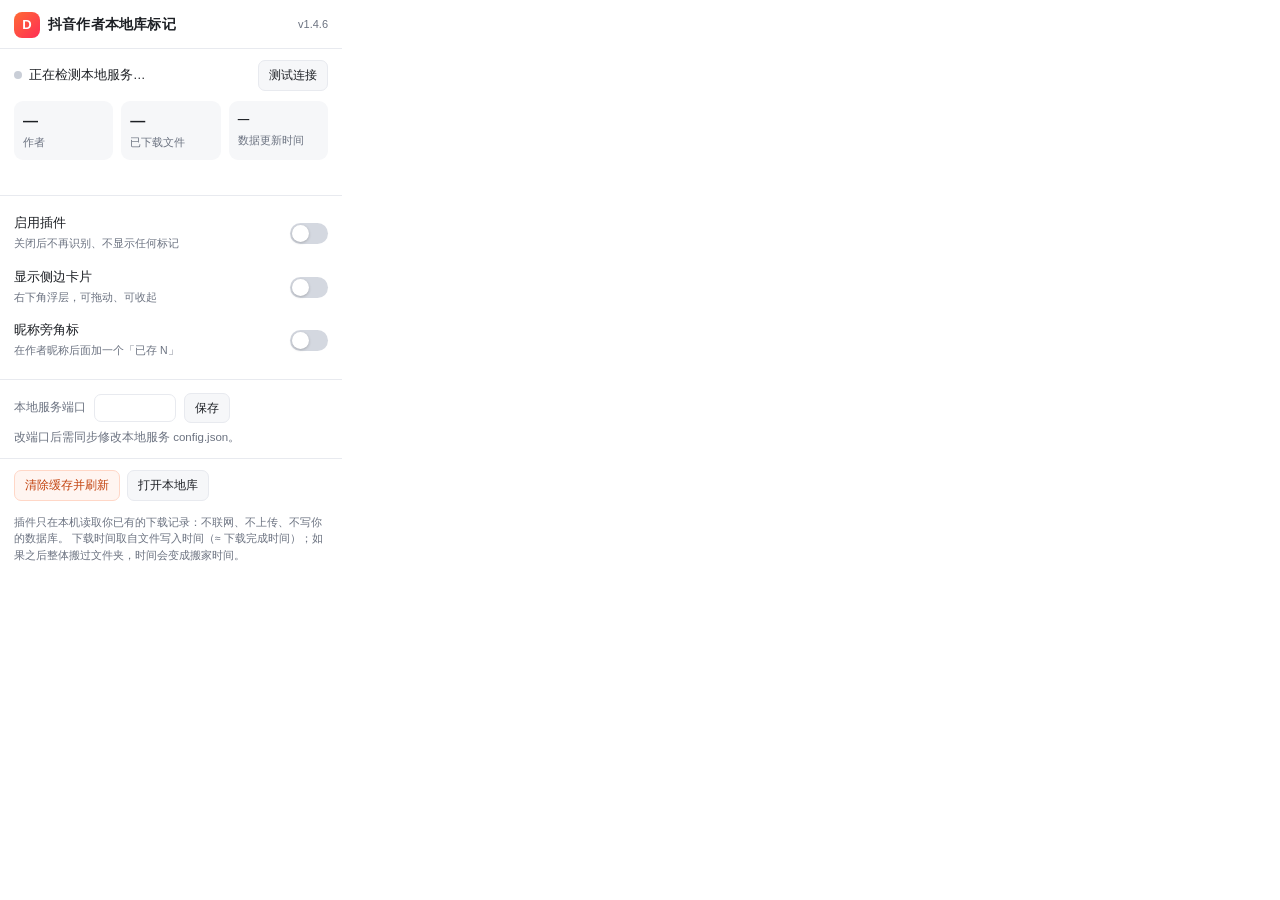
<file: douyin-author-marker/extension/popup.html>
<!DOCTYPE html>
<html lang="zh-CN">
<head>
<meta charset="utf-8">
<title>抖音作者本地库标记</title>
<style>
  :root {
    --bg: #ffffff;
    --fg: #1c1f24;
    --muted: #6b7280;
    --line: #e8eaef;
    --soft: #f6f7f9;
    --accent: #ff6b35;
    --ok: #16a34a;
    --warn: #d97706;
    --err: #dc2626;
  }
  * { box-sizing: border-box; margin: 0; padding: 0; }
  body {
    width: 342px; background: var(--bg); color: var(--fg);
    font: 13px/1.55 -apple-system, BlinkMacSystemFont, "Segoe UI", "Microsoft YaHei", sans-serif;
  }
  .hd { display: flex; align-items: center; gap: 8px; padding: 12px 14px 10px; border-bottom: 1px solid var(--line); }
  .logo { width: 26px; height: 26px; border-radius: 8px; background: linear-gradient(135deg, #ff6b35, #ff2d55);
          display: flex; align-items: center; justify-content: center; color: #fff; font-weight: 700; font-size: 13px; }
  .hd h1 { font-size: 13.5px; font-weight: 650; letter-spacing: .2px; }
  .hd .ver { margin-left: auto; color: var(--muted); font-size: 11px; }
  .sec { padding: 11px 14px; border-bottom: 1px solid var(--line); }
  .row { display: flex; align-items: center; gap: 8px; }
  .status { display: flex; align-items: center; gap: 7px; font-size: 12.5px; }
  .dot { width: 8px; height: 8px; border-radius: 50%; background: #c9ced7; }
  .dot.ok { background: var(--ok); box-shadow: 0 0 0 3px rgba(22,163,74,.13); }
  .dot.err { background: var(--err); box-shadow: 0 0 0 3px rgba(220,38,38,.12); }
  .dot.wait { background: var(--warn); }
  .grow { flex: 1; }
  .muted { color: var(--muted); font-size: 11.5px; }
  button {
    font: inherit; font-size: 12px; color: var(--fg); background: var(--soft);
    border: 1px solid var(--line); border-radius: 7px; padding: 5px 10px; cursor: pointer;
    transition: background .15s, border-color .15s;
  }
  button:hover { background: #eef0f4; }
  button.primary { background: #fff5f1; border-color: #ffd7c7; color: #c2410c; }
  button.primary:hover { background: #ffece4; }
  .stats { display: grid; grid-template-columns: repeat(3, 1fr); gap: 8px; margin-top: 10px; }
  .stat { background: var(--soft); border-radius: 9px; padding: 8px 9px; }
  .stat b { display: block; font-size: 15px; font-weight: 650; letter-spacing: .3px; }
  .stat span { color: var(--muted); font-size: 10.5px; }
  .toggle { display: flex; align-items: center; gap: 10px; padding: 7px 0; }
  .toggle .t { flex: 1; }
  .toggle .t b { display: block; font-size: 12.5px; font-weight: 550; }
  .toggle .t span { color: var(--muted); font-size: 10.5px; }
  .sw { position: relative; width: 38px; height: 21px; border-radius: 11px; background: #d4d8e0; cursor: pointer;
        transition: background .18s; flex: none; }
  .sw::after { content: ""; position: absolute; top: 2px; left: 2px; width: 17px; height: 17px; border-radius: 50%;
               background: #fff; box-shadow: 0 1px 3px rgba(0,0,0,.22); transition: transform .18s; }
  .sw.on { background: var(--accent); }
  .sw.on::after { transform: translateX(17px); }
  .field { display: flex; align-items: center; gap: 8px; margin-top: 2px; }
  .field label { color: var(--muted); font-size: 11.5px; }
  input[type=number] {
    width: 82px; font: inherit; font-size: 12px; padding: 4px 8px; border: 1px solid var(--line);
    border-radius: 7px; color: var(--fg); background: #fff;
  }
  input[type=number]:focus { outline: none; border-color: var(--accent); }
  .foot { display: flex; gap: 7px; padding: 11px 14px 13px; flex-wrap: wrap; }
  .note { padding: 0 14px 12px; color: var(--muted); font-size: 10.5px; line-height: 1.6; }
  .msg { margin-top: 8px; font-size: 11.5px; color: var(--muted); min-height: 16px; }
  .msg.ok { color: var(--ok); } .msg.err { color: var(--err); }
  .hint { background: #fff8f4; border: 1px solid #ffe0d2; color: #9a3412; border-radius: 8px;
          padding: 8px 10px; font-size: 11px; line-height: 1.6; margin-top: 9px; display: none; }
  .hint.show { display: block; }
</style>
</head>
<body>
  <div class="hd">
    <div class="logo">D</div>
    <h1>抖音作者本地库标记</h1>
    <span class="ver">v1.4.6</span>
  </div>

  <div class="sec">
    <div class="row">
      <div class="status"><span class="dot" id="dot"></span><span id="statusText">正在检测本地服务…</span></div>
      <span class="grow"></span>
      <button id="btnTest">测试连接</button>
    </div>
    <div class="stats">
      <div class="stat"><b id="sAuthors">—</b><span>作者</span></div>
      <div class="stat"><b id="sFiles">—</b><span>已下载文件</span></div>
      <div class="stat"><b id="sFresh" style="font-size:11.5px;line-height:1.9">—</b><span>数据更新时间</span></div>
    </div>
    <div class="hint" id="hint">
      本地服务没启动。双击运行<br>
      <b>D:\ai_Project\douyin-local-library\douyin-author-marker\local-service\start-service.bat</b><br>
      看到「服务已就绪」后点上面「测试连接」。
    </div>
    <div class="msg" id="msg"></div>
  </div>

  <div class="sec">
    <div class="toggle">
      <div class="t"><b>启用插件</b><span>关闭后不再识别、不显示任何标记</span></div>
      <div class="sw" id="swEnabled"></div>
    </div>
    <div class="toggle">
      <div class="t"><b>显示侧边卡片</b><span>右下角浮层，可拖动、可收起</span></div>
      <div class="sw" id="swPanel"></div>
    </div>
    <div class="toggle">
      <div class="t"><b>昵称旁角标</b><span>在作者昵称后面加一个「已存 N」</span></div>
      <div class="sw" id="swPill"></div>
    </div>
  </div>

  <div class="sec">
    <div class="field">
      <label for="port">本地服务端口</label>
      <input type="number" id="port" min="1024" max="65535" step="1">
      <button id="btnPort">保存</button>
    </div>
    <div class="muted" style="margin-top:6px">改端口后需同步修改本地服务 config.json。</div>
  </div>

  <div class="foot">
    <button class="primary" id="btnRefresh">清除缓存并刷新</button>
    <button id="btnLib">打开本地库</button>
  </div>

  <div class="note">
    插件只在本机读取你已有的下载记录：不联网、不上传、不写你的数据库。
    下载时间取自文件写入时间（≈ 下载完成时间）；如果之后整体搬过文件夹，时间会变成搬家时间。
  </div>

  <script src="popup.js"></script>
</body>
</html>
</file>
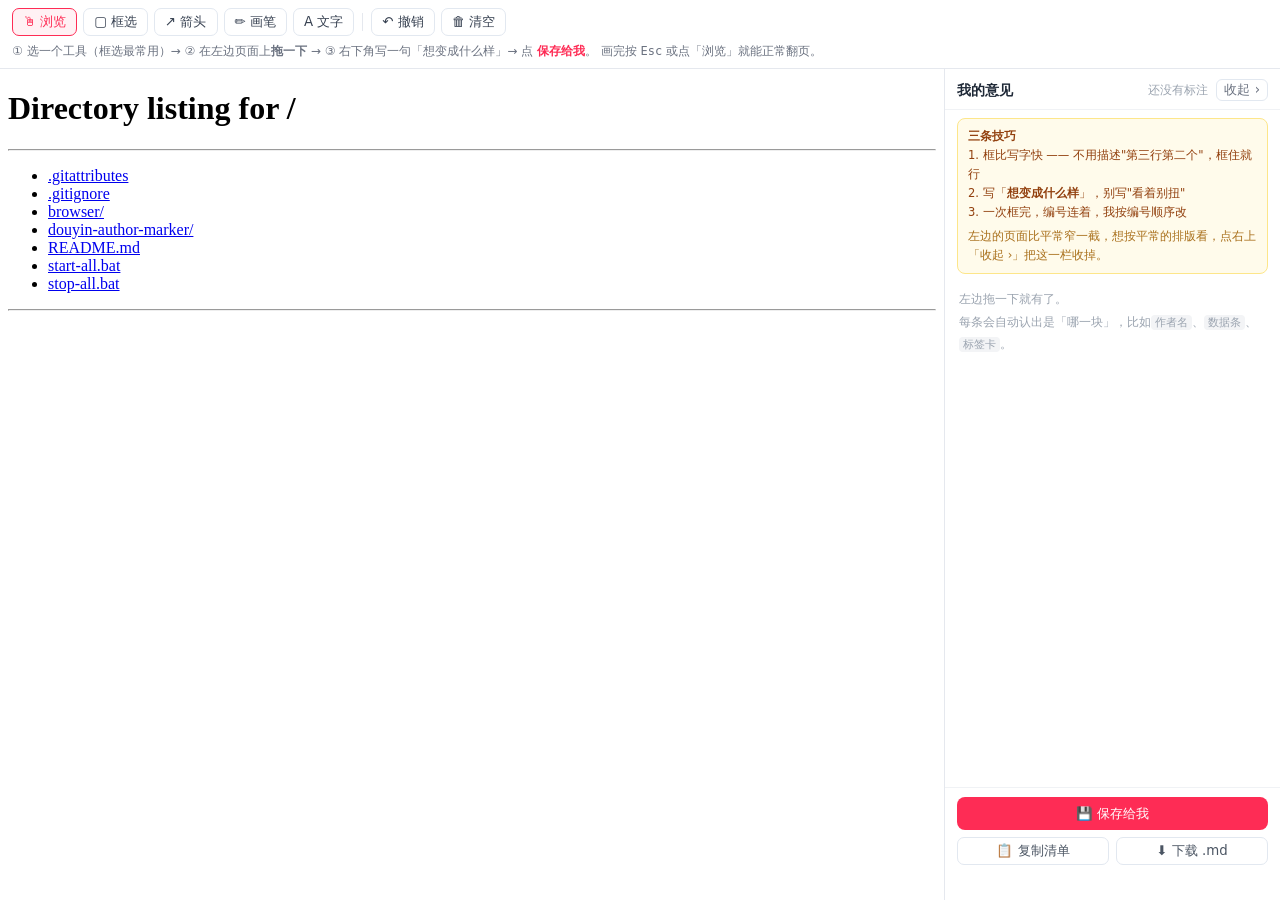
<file: browser/src/web/annotate.html>
<!DOCTYPE html>
<html lang="zh-CN">
<head>
<meta charset="utf-8">
<meta name="viewport" content="width=device-width, initial-scale=1">
<title>标注台 · 圈一下就知道要改哪儿</title>
<!--
  标注台（2026-10-31）：给「说不清哪里不对」准备的。
  左边内嵌真实页面（能点能滚），右边写意见；圈/箭头/画笔/文字都行，
  每条自动编号并记下「命中哪块区域 + CSS 选择器」，最后存成 data/annotations/界面意见_*.md。

  为什么是新页面而不是给主应用加开关：canvas / 徽标层都插在 iframe 文档里，
  主应用的 app.js / style.css 一行不用改；出问题删掉本目录两个文件 + 回滚
  server.py 的 STATIC_FILES 一行即可。
-->
<style>
    * { box-sizing: border-box; }
    html, body { height: 100%; margin: 0; }
    body {
        font: 13px/1.5 system-ui, -apple-system, "Microsoft YaHei", sans-serif;
        color: #1f2937; background: #f4f5f7; overflow: hidden;
    }
    .annot-wrap { height: 100vh; display: flex; flex-direction: column; }

    /* —— 顶部工具条 —— */
    .annot-head {
        flex: 0 0 auto; display: flex; flex-direction: column; gap: 6px;
        padding: 8px 12px; background: #fff; border-bottom: 1px solid #e5e8ee;
    }
    .annot-tools { display: flex; align-items: center; gap: 6px; flex-wrap: wrap; }
    .tb {
        height: 28px; padding: 0 10px; border-radius: 7px; cursor: pointer;
        border: 1px solid #e2e8f0; background: #fff; color: #374151;
        font: 500 12.5px/1 inherit; font-family: inherit; display: inline-flex;
        align-items: center; gap: 4px; white-space: nowrap;
    }
    .tb:hover { border-color: #cbd5e1; background: #f8fafc; }
    .tb.on { border-color: #fe2c55; color: #fe2c55; background: #fff1f4; }
    .tb:disabled { opacity: .45; cursor: not-allowed; }
    .tb .k { font-size: 10.5px; color: #9aa3af; }
    .tb.on .k { color: #fe2c55; }
    .sep { width: 1px; height: 18px; background: #e5e8ee; margin: 0 2px; }
    .annot-hint { font-size: 12px; color: #6b7280; }
    .annot-hint b { color: #fe2c55; font-weight: 600; }

    /* —— 主体：左 iframe + 右意见栏 —— */
    .annot-main { flex: 1 1 auto; display: flex; min-height: 0; }
    .annot-stage { position: relative; flex: 1 1 auto; min-width: 0; background: #e9ebef; }
    #annotFrame { width: 100%; height: 100%; border: 0; display: block; background: #fff; }

    .mask {
        position: absolute; inset: 0; display: flex; flex-direction: column; gap: 10px;
        align-items: center; justify-content: center; background: rgba(255,255,255,.94);
        font-size: 13px; color: #4b5563; text-align: center; padding: 20px; z-index: 5;
    }
    .mask .mask-title { font-size: 14px; font-weight: 600; color: #111827; }
    .mask .mask-row { display: flex; gap: 8px; }
    .hidden { display: none !important; }

    .annot-panel {
        flex: 0 0 336px; display: flex; flex-direction: column; min-height: 0;
        background: #fff; border-left: 1px solid #e5e8ee;
    }
    .panel-head {
        flex: 0 0 auto; display: flex; align-items: center; gap: 8px;
        padding: 10px 12px 8px; border-bottom: 1px solid #f0f2f5;
    }
    .panel-head b { font-size: 13.5px; font-weight: 600; }
    .panel-head span { margin-left: auto; font-size: 12px; color: #9aa3af; white-space: nowrap; }
    .panel-head .fold {
        flex: 0 0 auto; height: 22px; padding: 0 7px; border-radius: 6px; cursor: pointer;
        border: 1px solid #e2e8f0; background: #fff; color: #6b7280; font: 11.5px/1 inherit; font-family: inherit;
    }
    .panel-head .fold:hover { border-color: #cbd5e1; color: #374151; }

    /* 收起右栏：页面上排版跟平常一致（左边能占满整窗），改完再点展开 */
    .annot-panel.collapsed { display: none; }
    #panelShow {
        position: fixed; right: 0; top: 96px; z-index: 20; display: none;
        height: 84px; width: 26px; border: 1px solid #e2e8f0; border-right: 0;
        border-radius: 8px 0 0 8px; background: #fff; color: #6b7280; cursor: pointer;
        writing-mode: vertical-rl; font: 11.5px/1 inherit; font-family: inherit; letter-spacing: 1px;
        box-shadow: -2px 0 8px rgba(15,23,42,.06);
    }
    #panelShow:hover { color: #fe2c55; border-color: #fecdd6; }
    #panelShow.on { display: block; }
    .tips {
        flex: 0 0 auto; margin: 8px 12px 0; padding: 8px 10px; border-radius: 8px;
        background: #fffbeb; border: 1px solid #fde68a; color: #92400e; font-size: 11.5px; line-height: 1.65;
    }
    .tips b { font-weight: 600; }
    .tips .tip-dim { display: block; margin-top: 5px; color: #a16207; opacity: .9; }
    .stale-tip {
        flex: 0 0 auto; margin: 8px 12px 0; padding: 6px 10px; border-radius: 8px;
        background: #eef2ff; border: 1px solid #c7d2fe; color: #3730a3; font-size: 11.5px;
    }
    .list { flex: 1 1 auto; min-height: 0; overflow-y: auto; padding: 8px 12px 4px; }
    .empty { color: #9aa3af; font-size: 12px; line-height: 1.9; padding: 6px 2px; }
    .empty code { background: #f3f4f6; border-radius: 4px; padding: 1px 4px; font-size: 11px; }

    .item {
        border: 1px solid #e8ebf0; border-radius: 9px; padding: 8px 9px; margin-bottom: 8px;
        background: #fff;
    }
    .item:hover { border-color: #d8dee7; }
    .item-head { display: flex; align-items: center; gap: 6px; cursor: pointer; }
    .item-head .badge {
        flex: 0 0 auto; min-width: 18px; height: 18px; padding: 0 3px; border-radius: 9px;
        background: #fe2c55; color: #fff; font-size: 11px; font-weight: 700; line-height: 18px; text-align: center;
    }
    .item-head .rg { font-size: 12.5px; font-weight: 600; color: #111827; }
    .item-head .sel {
        flex: 1 1 auto; min-width: 0; font-size: 10.5px; color: #9aa3af;
        overflow: hidden; text-overflow: ellipsis; white-space: nowrap;
    }
    .item-head .del {
        flex: 0 0 auto; border: 0; background: none; cursor: pointer; color: #b0b8c4;
        font-size: 15px; line-height: 1; padding: 2px 3px; border-radius: 5px;
    }
    .item-head .del:hover { color: #e11d48; background: #fef2f2; }
    .item textarea {
        width: 100%; margin-top: 6px; min-height: 46px; resize: vertical;
        border: 1px solid #e8ebf0; border-radius: 7px; padding: 6px 7px;
        font: 12.5px/1.55 inherit; font-family: inherit; color: #1f2937; background: #fbfcfd;
    }
    .item textarea:focus { outline: none; border-color: #fe2c55; background: #fff; }

    .panel-foot { flex: 0 0 auto; padding: 9px 12px 12px; border-top: 1px solid #f0f2f5; }
    .btn-primary {
        width: 100%; height: 33px; border: 0; border-radius: 8px; cursor: pointer;
        background: #fe2c55; color: #fff; font: 600 13px/1 inherit; font-family: inherit;
    }
    .btn-primary:hover { background: #e0254b; }
    .btn-primary:disabled { background: #f0b6c3; cursor: not-allowed; }
    .foot-row { display: flex; gap: 7px; margin-top: 7px; }
    .foot-row button {
        flex: 1 1 0; height: 28px; border: 1px solid #e2e8f0; border-radius: 7px;
        background: #fff; color: #4b5563; cursor: pointer; font: 12px/1 inherit; font-family: inherit;
    }
    .foot-row button:hover { border-color: #cbd5e1; background: #f8fafc; }
    .status { margin-top: 7px; font-size: 11.5px; color: #6b7280; min-height: 16px; word-break: break-all; }
    .status.ok { color: #047857; }
    .status.err { color: #b91c1c; }
</style>
</head>
<body>
<div class="annot-wrap">
    <header class="annot-head">
        <div class="annot-tools">
            <button class="tb on" data-tool="none" title="浏览：正常点页面，不画东西">🖱 浏览</button>
            <button class="tb" data-tool="rect" title="框选：按住拖一个方框（最常用）">▢ 框选</button>
            <button class="tb" data-tool="arrow" title="箭头：从起点拖到终点，表示「挪过去」">↗ 箭头</button>
            <button class="tb" data-tool="pen" title="画笔：自由画，圈住不规则的地方">✏ 画笔</button>
            <button class="tb" data-tool="text" title="文字：在页面上点一下，直接打字说明">A 文字</button>
            <span class="sep"></span>
            <button class="tb" id="undoBtn" title="撤销最后一条（Ctrl+Z）">↶ 撤销</button>
            <button class="tb" id="clearBtn" title="清空所有标注">🗑 清空</button>
        </div>
        <div class="annot-hint" id="annotHint">
            ① 选一个工具（框选最常用）→ ② 在左边页面上<strong>拖一下</strong> → ③ 右下角写一句「想变成什么样」→ 点 <b>保存给我</b>。
            画完按 <code>Esc</code> 或点「浏览」就能正常翻页。
        </div>
    </header>

    <main class="annot-main">
        <div class="annot-stage">
            <iframe id="annotFrame" src="/" title="被标注的页面"></iframe>
            <div id="frameMask" class="mask hidden">
                <div class="mask-title">内嵌页面没起来</div>
                <div id="maskMsg">先确认服务在跑（双击目录里的 start-browser.bat），再点重试。</div>
                <div class="mask-row">
                    <button class="tb" id="maskRetry">重新加载</button>
                    <button class="tb" id="maskOpen">在新标签打开</button>
                </div>
            </div>
        </div>

        <aside class="annot-panel" id="annotPanel">
            <div class="panel-head">
                <b>我的意见</b>
                <span id="annotCount">还没有标注</span>
                <button id="panelFold" class="fold" title="收起右栏，让左边页面占满整窗（改完再展开）">收起 ›</button>
            </div>
            <div class="tips">
                <b>三条技巧</b><br>
                1. 框比写字快 —— 不用描述"第三行第二个"，框住就行<br>
                2. 写「<b>想变成什么样</b>」，别写"看着别扭"<br>
                3. 一次框完，编号连着，我按编号顺序改<br>
                <span class="tip-dim">左边的页面比平常窄一截，想按平常的排版看，点右上「收起 ›」把这一栏收掉。</span>
            </div>
            <div id="staleTip" class="stale-tip hidden">页面刚重绘过，位置可能对不上，建议重新框一遍。</div>
            <div id="annotList" class="list">
                <div class="empty">左边拖一下就有了。<br>每条会自动认出是「哪一块」，比如<code>作者名</code>、<code>数据条</code>、<code>标签卡</code>。</div>
            </div>
            <div class="panel-foot">
                <button id="saveBtn" class="btn-primary">💾 保存给我</button>
                <div class="foot-row">
                    <button id="copyBtn">📋 复制清单</button>
                    <button id="dlBtn">⬇ 下载 .md</button>
                </div>
                <div id="saveStatus" class="status"></div>
            </div>
        </aside>
    </main>
</div>
<button id="panelShow" title="展开意见栏">展开意见栏</button>
<script src="annotate.js?v=20261031c75"></script>
</body>
</html>
</file>
